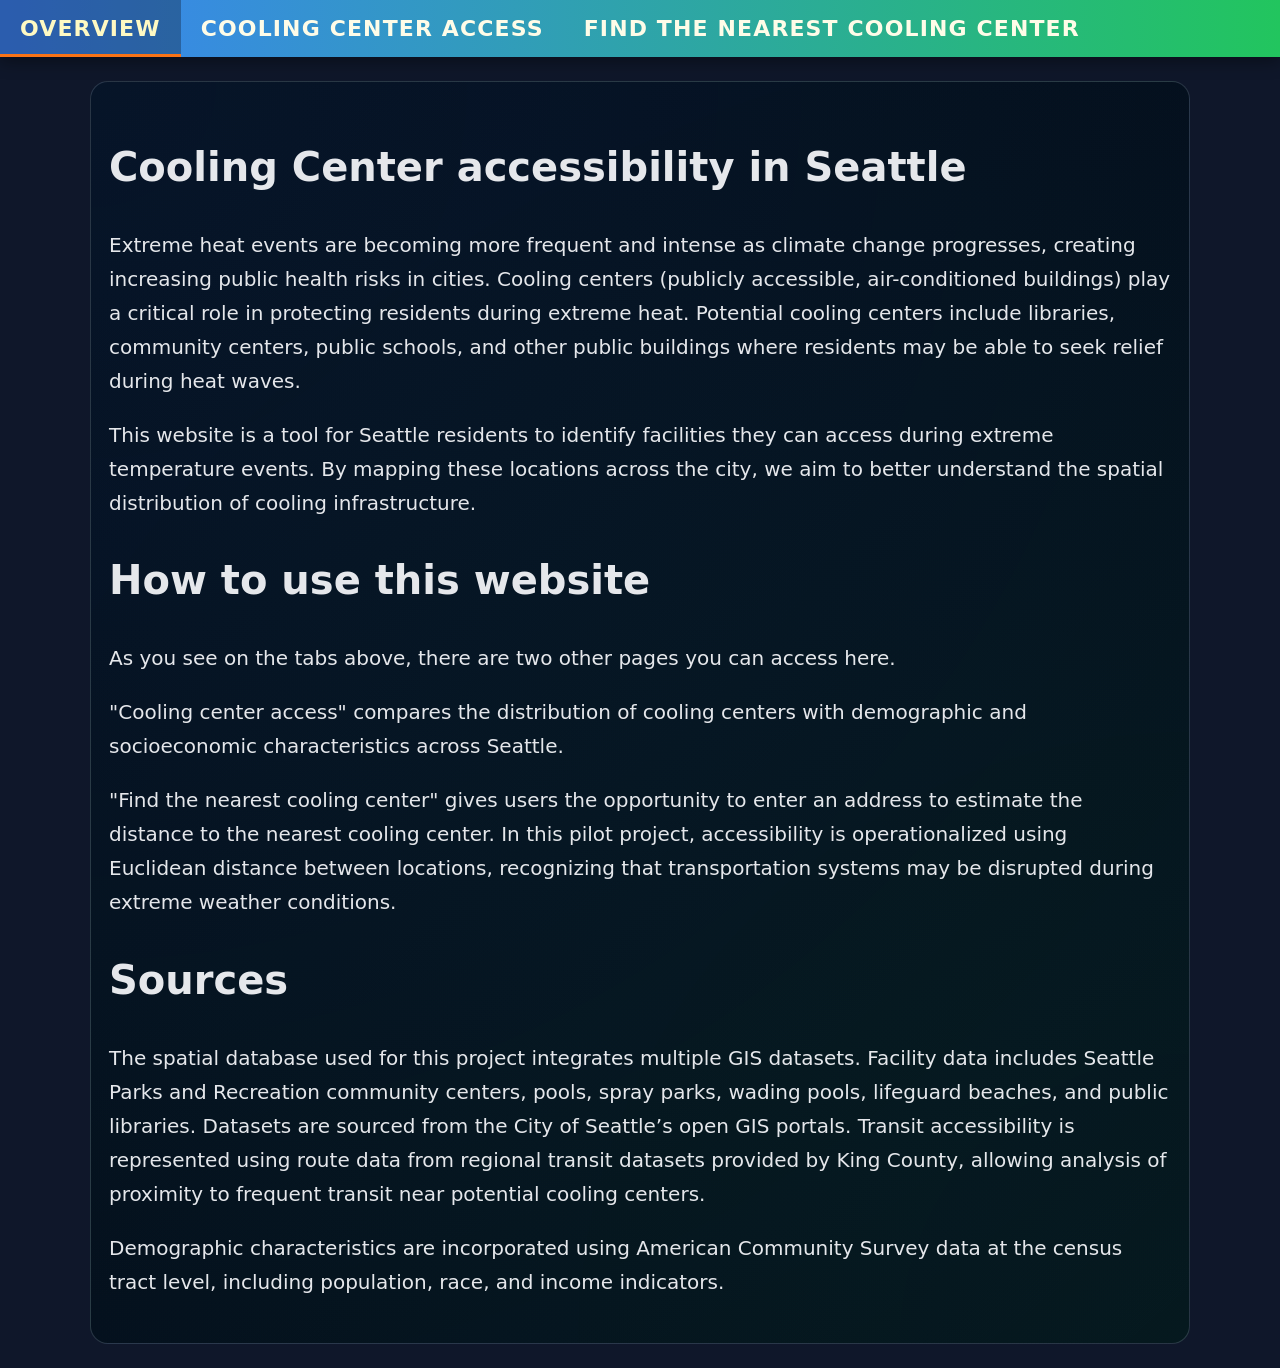
<file: index.html>
<!DOCTYPE html>

<html>

<head>
    <title>Cooling Center Accessibility in Seattle</title>


<link rel="stylesheet" href="css/template.css">
<link rel="stylesheet"
    href="https://cdnjs.cloudflare.com/ajax/libs/font-awesome/4.7.0/css/font-awesome.min.css">


</head>

<body>


<div class="topnav" id="myTopnav">
    <a class="active" href="index.html">Overview</a>
    <a href="access.html">Cooling Center Access</a>
    <a href="nearestFalicityPage.html">Find the Nearest Cooling Center</a>

    <a href="javascript:void(0);" class="icon">
        <i class="fa fa-bars"></i>
    </a>
</div>

<div class="content">

    <h1>Cooling Center accessibility in Seattle</h1>

    <p>
    Extreme heat events are becoming more frequent and intense as climate change progresses, creating
    increasing public health risks in cities. Cooling centers (publicly accessible, air-conditioned
    buildings) play a critical role in protecting residents during extreme heat. Potential cooling centers
    include libraries, community centers, public schools, and other public buildings where residents may be able to
    seek relief during heat waves.
    </p>

    <p>
    This website is a tool for Seattle residents to identify facilities they can access during extreme temperature events.
    By mapping these locations across the city, we aim to
    better understand the spatial distribution of cooling infrastructure.
    </p>

    <h1>How to use this website</h1>

    <p>
    As you see on the tabs above, there are two other pages you can access here.
      </p>
    "Cooling center access" compares the distribution of cooling centers with demographic and socioeconomic characteristics across Seattle. 
      </p>
   "Find the nearest cooling center" gives users the opportunity to enter an address to
    estimate the distance to the nearest cooling center. In this pilot project, accessibility is
    operationalized using Euclidean distance between locations, recognizing that transportation
    systems may be disrupted during extreme weather conditions.
    </p>
 <h1>Sources</h1>
    <p>
    The spatial database used for this project integrates multiple GIS datasets. Facility data
    includes Seattle Parks and Recreation community centers, pools, spray parks, wading pools,
    lifeguard beaches, and public libraries. Datasets are sourced from the City of Seattle’s open GIS portals.
    Transit accessibility
    is represented using route data from regional transit datasets provided by
    King County, allowing analysis of proximity to frequent transit near potential cooling centers.
    </p>

    <p>
    Demographic characteristics are incorporated using American Community Survey data at the
    census tract level, including population, race, and income indicators. 

    </p>

</div>

<script src="js/template.js"></script>


</body>

</html>
</file>
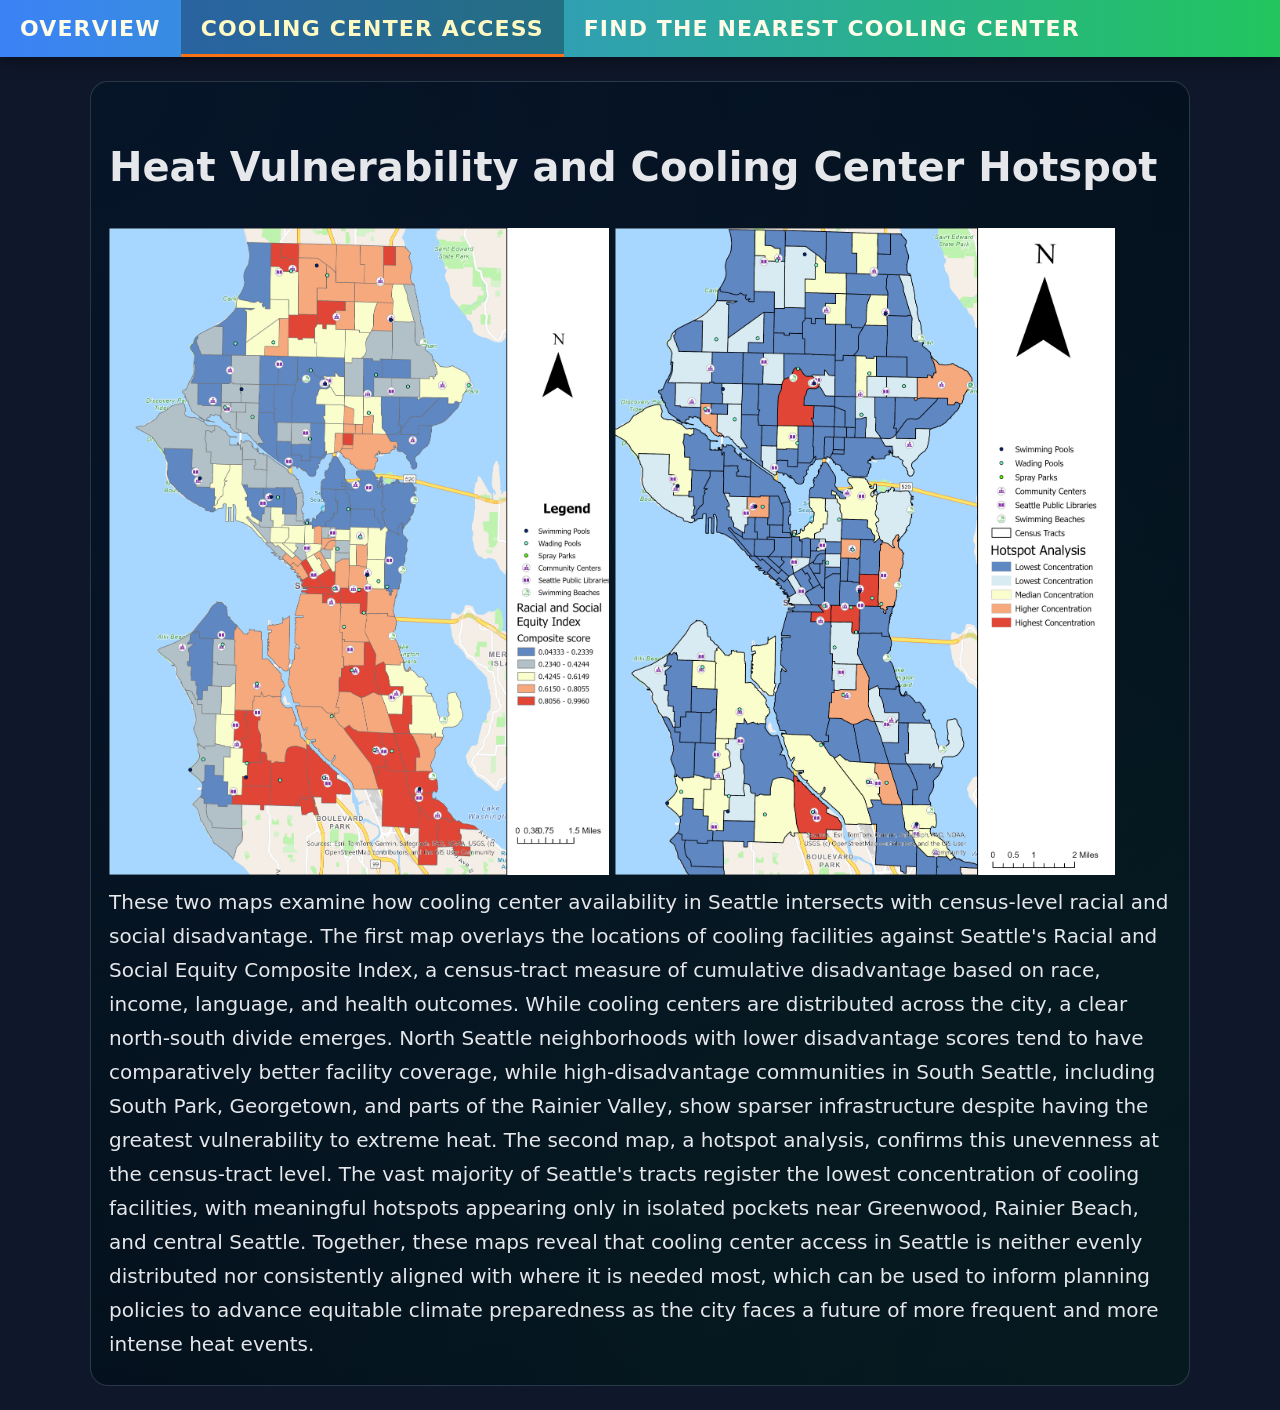
<file: access.html>
<!DOCTYPE html>
<html>

<head>
    <title>Cooling Center Vulnerability Map</title>

    <link rel="stylesheet" href="css/template.css">

    </style>
</head>

<body>

    <!-- Navigation bar -->
    <div class="topnav" id="myTopnav">
        <a href="index.html">Overview</a>
        <a class="active" href="access.html">Cooling Center Access</a>
        <a href="nearestFalicityPage.html">Find the Nearest Cooling Center</a>
      

        <a href="javascript:void(0);" class="icon">
            <i class="fa fa-bars"></i>
        </a>
    </div>

    <!-- Page content -->
    <div class="content">

        <h1>Heat Vulnerability and Cooling Center Hotspot</h1>

        <img src="assets/Cooling Centers_Equity.jpg" width="500">
<img src="assets/Hotspot Analysis.jpg" width="500">
    
        

        <!-- Description -->
        <div class="description-box">

        These two maps examine how cooling center availability in Seattle intersects with census-level racial and social disadvantage. The first map overlays the locations of cooling facilities against Seattle's Racial and Social Equity Composite Index, a census-tract measure of cumulative disadvantage based on race, income, language, and health outcomes. While cooling centers are distributed across the city, a clear north-south divide emerges. North Seattle neighborhoods with lower disadvantage scores tend to have comparatively better facility coverage, while high-disadvantage communities in South Seattle, including South Park, Georgetown, and parts of the Rainier Valley, show sparser infrastructure despite having the greatest vulnerability to extreme heat. The second map, a hotspot analysis, confirms this unevenness at the census-tract level. The vast majority of Seattle's tracts register the lowest concentration of cooling facilities, with meaningful hotspots appearing only in isolated pockets near Greenwood, Rainier Beach, and central Seattle. Together, these maps reveal that cooling center access in Seattle is neither evenly distributed nor consistently aligned with where it is needed most, which can be used to inform planning policies to advance equitable climate preparedness as the city faces a future of more frequent and more intense heat events.


        </div>

    </div>

    <script src="js/template.js"></script>

</body>
</html>
</file>
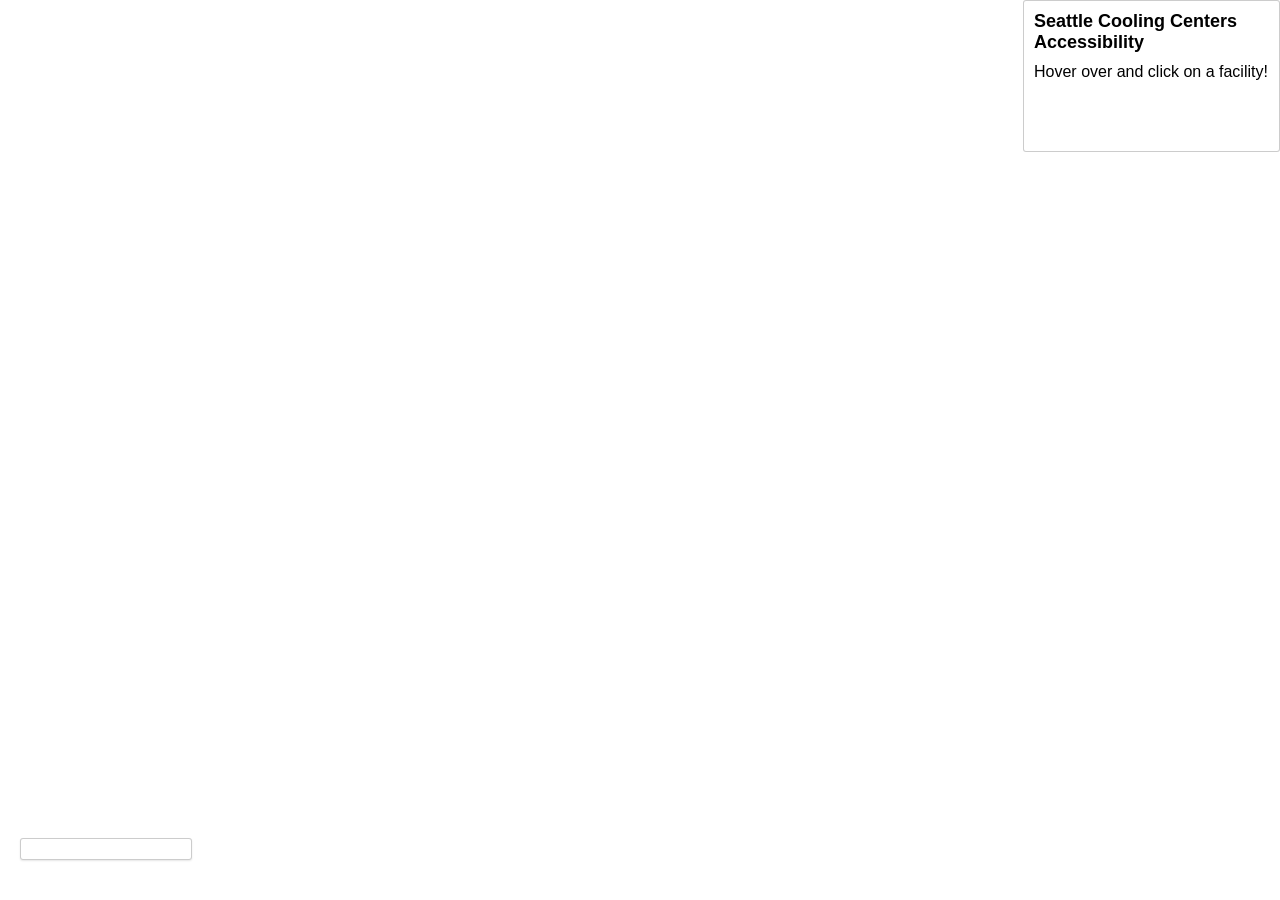
<file: snapMap.html>
<!DOCTYPE html>
<html>

<head>
    <meta charset="utf-8">
    <title>Interactive Cooling Centers Map</title>
    <meta name="viewport" content="initial-scale=1,maximum-scale=1,user-scalable=no">
    
    <!-- Mapbox GL JS -->
    <link href="https://api.mapbox.com/mapbox-gl-js/v2.5.0/mapbox-gl.css" rel="stylesheet">
    <script src="https://api.mapbox.com/mapbox-gl-js/v2.5.0/mapbox-gl.js"></script>
    
    <style>
        body { margin: 0; padding: 0; }
        h2, h3 { margin: 10px; font-size: 18px; }
        h3 { font-size: 16px; }
        p { margin: 10px; }

        /* Full page map */
        #map { position: absolute; top:0; bottom:0; left:0; right:0; width:100%; }

        .map-overlay {
            position: absolute;
            bottom: 0;
            left: 0;
            background: rgba(255, 255, 255, 0.8);
            border-style: solid;
            border-width: 1px;
            border-color: rgba(0,0,0,0.2);
            margin-left: 20px;
            font-family: Arial, sans-serif;
            overflow: auto;
            border-radius: 3px;
        }

        #features {
            top: 0;
            right: 0;
            left: auto;
            width: 255px;
            max-height: 150px;
            height: auto; 
            overflow-y: auto;
            transition: max-height 0.3s ease, width 0.3s ease;
            display: block;
        }

        #features.expanded { width: 255px; max-height: 35%; }

        #legend {
            padding: 10px;
            box-shadow: 0 1px 2px rgba(0,0,0,0.1);
            line-height: 18px;
            height: auto;
            margin-bottom: 40px;
            width: 150px;
        }

        .legend-key {
            display: inline-block;
            border-radius: 20%;
            width: 18px;
            height: 14px;
            margin-top: 10px;
            border: 2px solid #000;
            margin-right: 5px;
        }

        #legend h4 { margin: 0 0 6px 0; padding: 0; font-size: 14px; font-weight: bold; }

        .mapboxgl-canvas-container.mapboxgl-interactive,
        .mapboxgl-ctrl-group button.mapboxgl-ctrl-compass { cursor: unset; }
    </style>
</head>

<body>
    <div id="map"></div>

    <!-- Side info box -->
    <div class='map-overlay' id='features'> 
        <h2>Seattle Cooling Centers Accessibility</h2>
        <div id="text-description">
            <p>Hover over and click on a facility!</p>
        </div>
    </div>

    <!-- Legend -->
    <div class="map-overlay" id="legend"></div>

    <script>
        mapboxgl.accessToken = 'pk.eyJ1Ijoic2FyYWg0MTZnIiwiYSI6ImNtZ2d3ejl6eTBwajkycXB1dGJzM2huMGwifQ.vV1HxowcTGJ7rBxRgEY7NQ';

        const map = new mapboxgl.Map({
            container: 'map',
            style: 'mapbox://styles/mapbox/light-v11',
            zoom: 10,
            center: [-122.335167, 47.608013] // Seattle
        });

        const featuresPanel = document.getElementById('features');
        let lockedFeatureId = null;

        async function geojsonFetch() { 
            let response = await fetch('assets/Master_DS.geojson');
            let Master_DS = await response.json();

            map.on('load', function() {
                map.addSource('Master_DS', { type: 'geojson', data: Master_DS });

                map.addLayer({
                    'id': 'Master_DS-layer',
                    'type': 'circle', // changed from choropleth to generic point layer for cooling centers
                    'source': 'Master_DS',
                    'paint': {
                        'circle-radius': 6,
                        'circle-color': '#1f78b4',
                        'circle-stroke-width': 1,
                        'circle-stroke-color': '#000'
                    }
                });

                // Legend title update
                const legend = document.getElementById("legend");
                const legendTitle = document.createElement('h4');
                legendTitle.textContent = 'Cooling Centers';
                legend.appendChild(legendTitle);

                const key = document.createElement('span');
                key.style.backgroundColor = '#1f78b4';
                key.className = 'legend-key';
                key.style.width = '12px';
                key.style.height = '12px';
                key.style.display = 'inline-block';
                key.style.marginRight = '5px';
                legend.appendChild(key);

                const label = document.createElement('span');
                label.innerHTML = 'Public Facility';
                legend.appendChild(label);

                featuresPanel.style.display = 'block';

                // Hover interaction
                map.on('mousemove', ({ point }) => {
                    if (lockedFeatureId !== null) return;
                    const feature = map.queryRenderedFeatures(point, { layers: ['Master_DS-layer'] });
                    if (feature.length) {
                        const props = feature[0].properties;
                        document.getElementById('text-description').innerHTML = `<h3>${props.Name}</h3><p>${props.Type}</p>`;
                    } else {
                        document.getElementById('text-description').innerHTML = `<p>Hover over and click on a facility!</p>`;
                    }
                });

                // Click interaction
                map.on('click', ({ point }) => {
                    const feature = map.queryRenderedFeatures(point, { layers: ['Master_DS-layer'] });
                    if (!feature.length) return;
                    const props = feature[0].properties;
                    const thisId = props.GEOID || props.ID;

                    if (lockedFeatureId === thisId) {
                        lockedFeatureId = null;
                        featuresPanel.classList.remove('expanded');
                        document.getElementById('text-description').innerHTML = `<p>Hover over and click on a facility!</p>`;
                        return;
                    }

                    lockedFeatureId = thisId;
                    featuresPanel.classList.add('expanded');
                    document.getElementById('text-description').innerHTML = `<h3>${props.Name}</h3><p>${props.Type}</p>`;
                });
            });
        }

        geojsonFetch();
    </script>

</body>
</html>
</file>
<file: css/template.css>
* {
  box-sizing: border-box;
}

body {
  margin: 0;
  font-family: "Segoe UI", system-ui, -apple-system, BlinkMacSystemFont, 'Segoe UI', Roboto, Oxygen, Ubuntu, Cantarell, 'Open Sans', 'Helvetica Neue', sans-serif;
  background: #0f172a;
  color: #e5e7eb;
}

/* Add a black background color to the top navigation */
.topnav {
  background: linear-gradient(90deg, #3b82f6, #22c55e);
  overflow: hidden;
  box-shadow: 0 4px 16px rgba(0, 0, 0, 0.4);
  position: sticky;
  top: 0;
  z-index: 1000;
}

/* Style the links inside the navigation bar */
.topnav a {
  float: left;
  display: block;
  color: #fefce8;
  text-align: center;
  padding: 16px 20px;
  text-decoration: none;
  font-size: 22px;
  letter-spacing: 0.03cm;
  text-transform: uppercase;
  font-weight: 600;
  transition: background-color 0.25s ease, color 0.25s ease, transform 0.15s ease;
}

/* Change the color of links on hover */
.topnav a:hover {
  background-color: rgba(15,23,42,0.18);
  color: #facc15;
  transform: translateY(-1px);
}

/* Add an active class to highlight the current page */
.topnav a.active {
  background-color: rgba(15,23,42,0.35);
  color: #fef9c3;
  box-shadow: inset 0 -3px 0 #f97316;
}

/* Hide the icon that should open and close the topnav on small screens */
.topnav .icon {
  display: none;
  font-size: 24px;
}

/* Style for page content */
.content {
  padding: 24px 18px;
  max-width: 1100px;
  margin: 24px auto;
  background: radial-gradient(circle at top left, rgba(56, 189, 248, 0.08), transparent),
              radial-gradient(circle at bottom right, rgba(34, 197, 94, 0.10), transparent),
              #020617;
  border-radius: 18px;
  border: 1px solid rgba(148, 163, 184, 0.25);
  box-shadow: 0 18px 40px rgba (0, 0, 0, 0.6);
  font-size: 20px;
  line-height: 1.7;
}

/* When the screen is less than 800 pixels wide */
@media screen and (max-width: 800px) {
  /* Hide all links, except for the selected tab */
  .topnav a:not(.active) {
    display: none;
  }

  /* Show the icon that should open and close the topnav */
  .topnav a.icon {
    float: right;
    display: block;
  }
}

/* When the screen is less than 800 pixels wide, if the user clicks on the icon */
/* the "responsive" class attribute will be added to the topnav by the JavaScript code */
/* This media query sets the style for the unfolded topnav */
/* It makes the topnav look good on small screens (display the links vertically instead of horizontally)  */
@media screen and (max-width: 800px) {
  .topnav.responsive {
    position: relative;
  }

  .topnav.responsive a.icon {
    position: absolute;
    right: 0;
    top: 0;
  }

  .topnav.responsive a {
    float: none;
    display: block;
    text-align: left;
    border-top: 1px solid rgba(15, 23, 42, 0.35);
  }

  .content {
    margin: 16px;
    padding: 18px 14px;
    font-size: 18px;
  }
}
</file>
